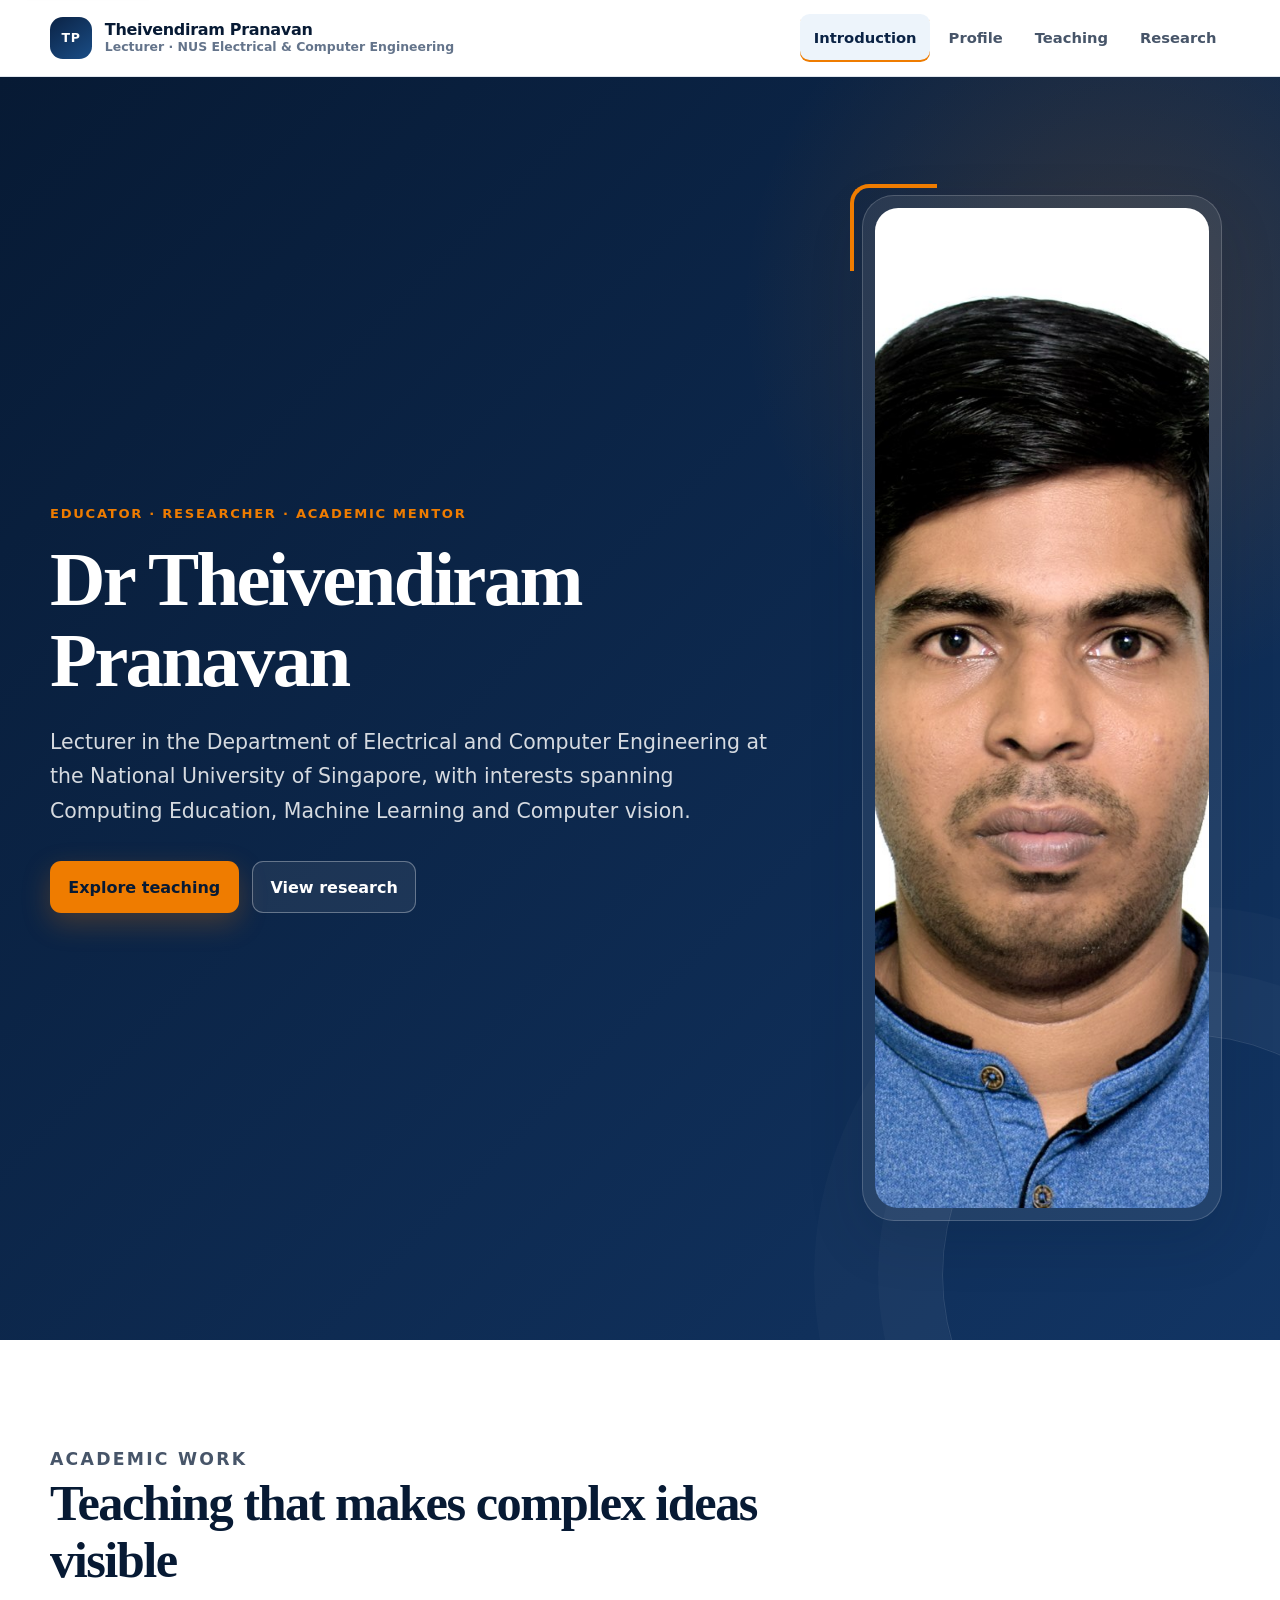
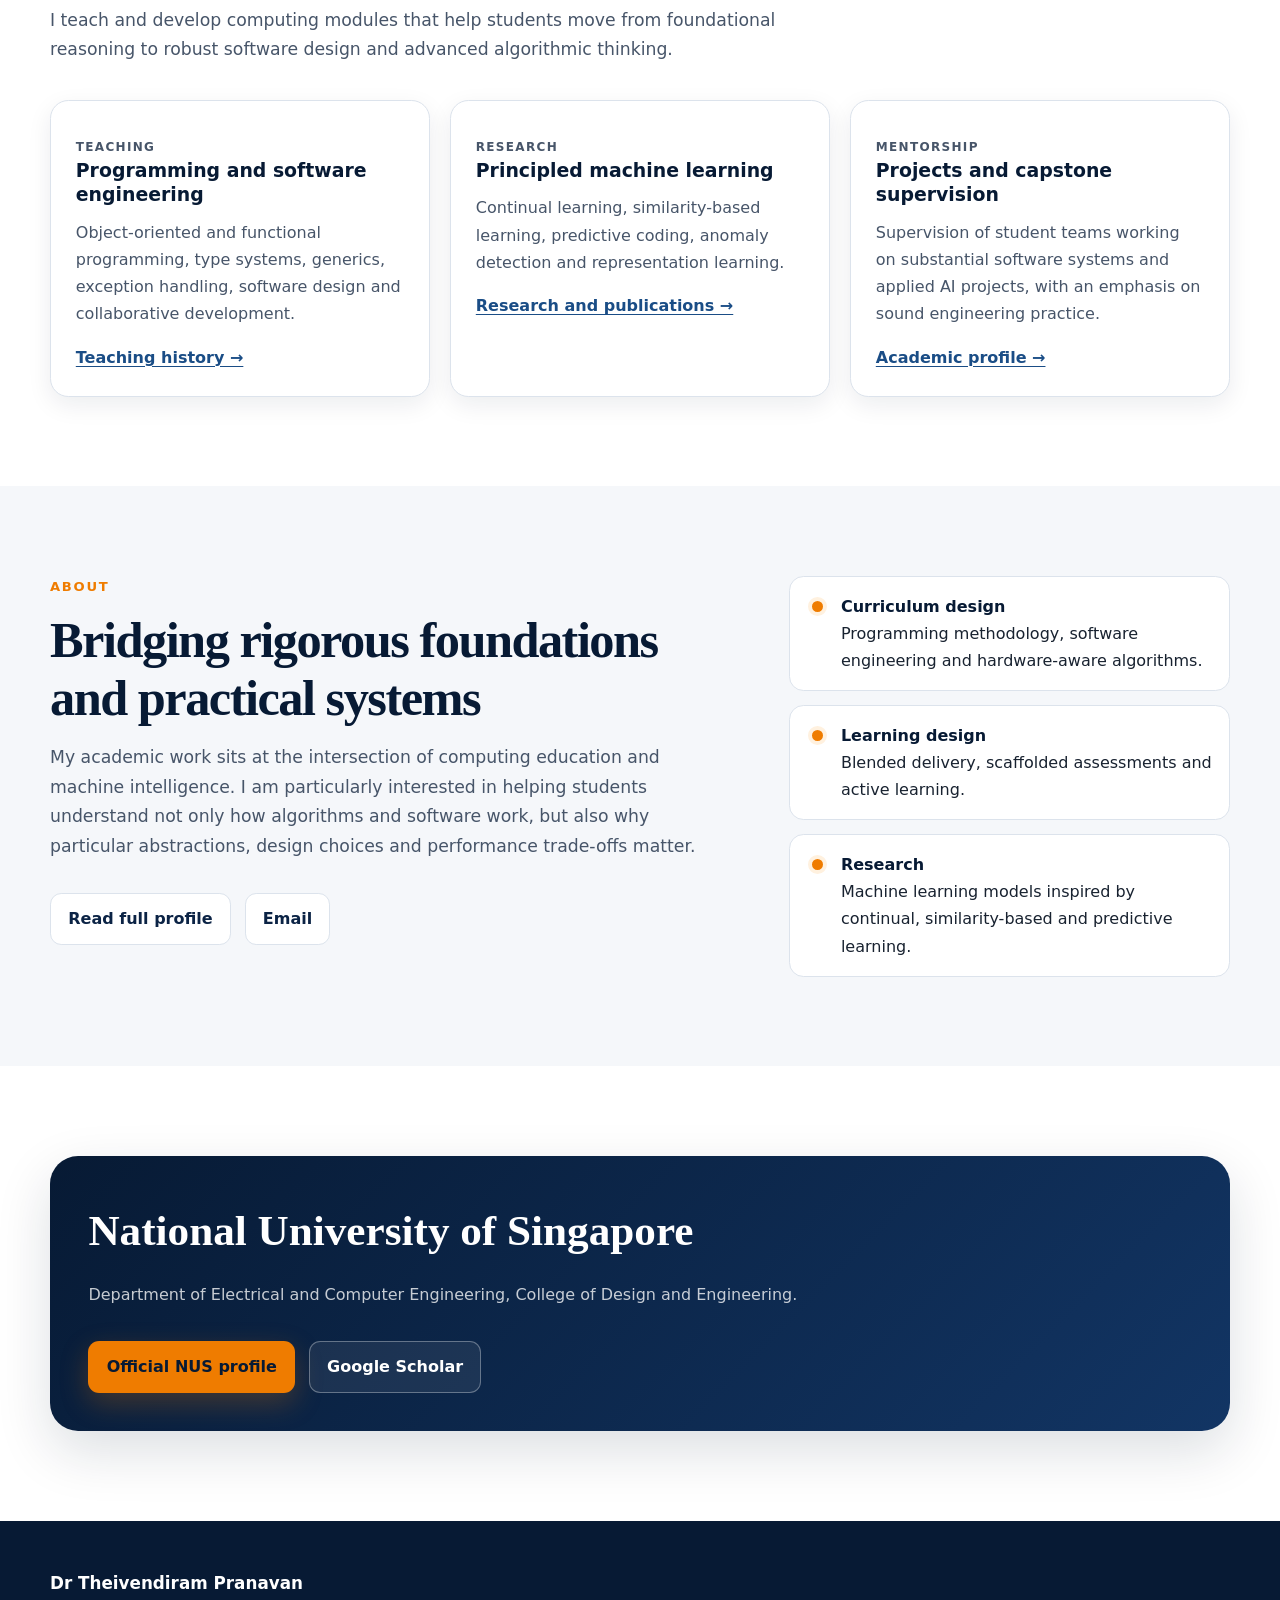
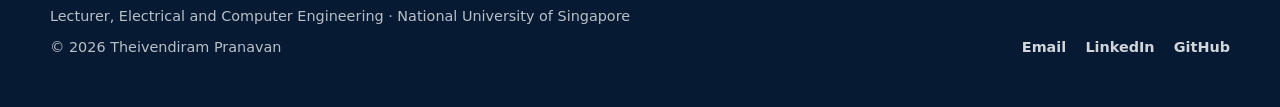
<file: index.html>
<!doctype html>
<html lang="en">
<head>
  <meta charset="utf-8">
  <meta name="viewport" content="width=device-width, initial-scale=1">
  <meta name="description" content="Academic website of Dr Theivendiram Pranavan, Lecturer in Electrical and Computer Engineering at the National University of Singapore.">
  <title>Dr Theivendiram Pranavan | NUS ECE</title>
  <link rel="stylesheet" href="assets/css/style.css">
  <script src="assets/js/site.js" defer></script>
</head>
<body>
  <a class="skip-link" href="#main-content">Skip to content</a>
  <header class="site-header">
    <div class="container header-inner">
      <a class="brand" href="index.html" aria-label="Theivendiram Pranavan home">
        <span class="brand-mark">TP</span>
        <span class="brand-text">
          <span class="brand-name">Theivendiram Pranavan</span>
          <span class="brand-role">Lecturer · NUS Electrical &amp; Computer Engineering</span>
        </span>
      </a>
      <button class="menu-button" type="button" data-menu-button aria-expanded="false" aria-controls="site-navigation">Menu</button>
      <nav class="site-nav" id="site-navigation" data-navigation aria-label="Primary navigation">
        <ul>
          <li><a href="index.html" aria-current="page">Introduction</a></li>
          <li><a href="profile.html">Profile</a></li>
          <li><a href="teaching.html">Teaching</a></li>
          <li><a href="research.html">Research</a></li>
        </ul>
      </nav>
    </div>
  </header>

  <main id="main-content">
    <section class="hero">
      <div class="container hero-grid">
        <div class="hero-copy">
          <p class="eyebrow">Educator · Researcher · Academic Mentor</p>
          <h1>Dr Theivendiram Pranavan</h1>
          <p class="hero-lead">Lecturer in the Department of Electrical and Computer Engineering at the National University of Singapore, with interests spanning Computing Education, Machine Learning and Computer vision.</p>
          <div class="hero-actions">
            <a class="button button-primary" href="teaching.html">Explore teaching</a>
            <a class="button button-secondary" href="research.html">View research</a>
          </div>
        </div>
        <figure class="profile-frame">
          <img src="assets/images/profile.jpg" alt="Portrait of Dr Theivendiram Pranavan" width="1000" height="1000">
        </figure>
      </div>
    </section>

    <section class="section">
      <div class="container">
        <div class="section-heading">
          <p class="eyebrow">Academic work</p>
          <h2>Teaching that makes complex ideas visible</h2>
          <p>I teach and develop computing modules that help students move from foundational reasoning to robust software design and advanced algorithmic thinking.</p>
        </div>
        <div class="card-grid">
          <article class="card">
            <p class="card-kicker">Teaching</p>
            <h3>Programming and software engineering</h3>
            <p>Object-oriented and functional programming, type systems, generics, exception handling, software design and collaborative development.</p>
            <a class="card-link" href="teaching.html">Teaching history →</a>
          </article>
          <article class="card">
            <p class="card-kicker">Research</p>
            <h3>Principled machine learning</h3>
            <p>Continual learning, similarity-based learning, predictive coding, anomaly detection and representation learning.</p>
            <a class="card-link" href="research.html">Research and publications →</a>
          </article>
          <article class="card">
            <p class="card-kicker">Mentorship</p>
            <h3>Projects and capstone supervision</h3>
            <p>Supervision of student teams working on substantial software systems and applied AI projects, with an emphasis on sound engineering practice.</p>
            <a class="card-link" href="profile.html">Academic profile →</a>
          </article>
        </div>
      </div>
    </section>

    <section class="section section-soft">
      <div class="container split-layout">
        <div>
          <p class="eyebrow">About</p>
          <h2 class="content-heading">Bridging rigorous foundations and practical systems</h2>
          <p class="lead">My academic work sits at the intersection of computing education and machine intelligence. I am particularly interested in helping students understand not only how algorithms and software work, but also why particular abstractions, design choices and performance trade-offs matter.</p>
          <div class="button-row">
            <a class="button button-outline" href="profile.html">Read full profile</a>
            <a class="button button-outline" href="mailto:pranat@nus.edu.sg">Email</a>
          </div>
        </div>
        <ul class="focus-list" aria-label="Current focus areas">
          <li><strong>Curriculum design</strong>Programming methodology, software engineering and hardware-aware algorithms.</li>
          <li><strong>Learning design</strong>Blended delivery, scaffolded assessments and active learning.</li>
          <li><strong>Research</strong>Machine learning models inspired by continual, similarity-based and predictive learning.</li>
        </ul>
      </div>
    </section>

    <section class="section">
      <div class="container callout">
        <h2>National University of Singapore</h2>
        <p>Department of Electrical and Computer Engineering, College of Design and Engineering.</p>
        <div class="button-row">
          <a class="button button-primary" href="https://cde.nus.edu.sg/ece/staff/theivendiram-pranavan/" target="_blank" rel="noopener">Official NUS profile</a>
          <a class="button button-secondary" href="https://scholar.google.com/citations?hl=en&amp;user=WfIEGTgAAAAJ" target="_blank" rel="noopener">Google Scholar</a>
        </div>
      </div>
    </section>
  </main>

  <footer class="site-footer">
    <div class="container footer-grid">
      <div>
        <strong>Dr Theivendiram Pranavan</strong>
        <p>Lecturer, Electrical and Computer Engineering · National University of Singapore</p>
        <p>© <span data-current-year>2026</span> Theivendiram Pranavan</p>
      </div>
      <div class="footer-links">
        <a href="mailto:pranat@nus.edu.sg">Email</a>
        <a href="https://www.linkedin.com/in/pranavant/" target="_blank" rel="noopener">LinkedIn</a>
        <a href="https://github.com/Pranavan135" target="_blank" rel="noopener">GitHub</a>
      </div>
    </div>
  </footer>
</body>
</html>
</file>
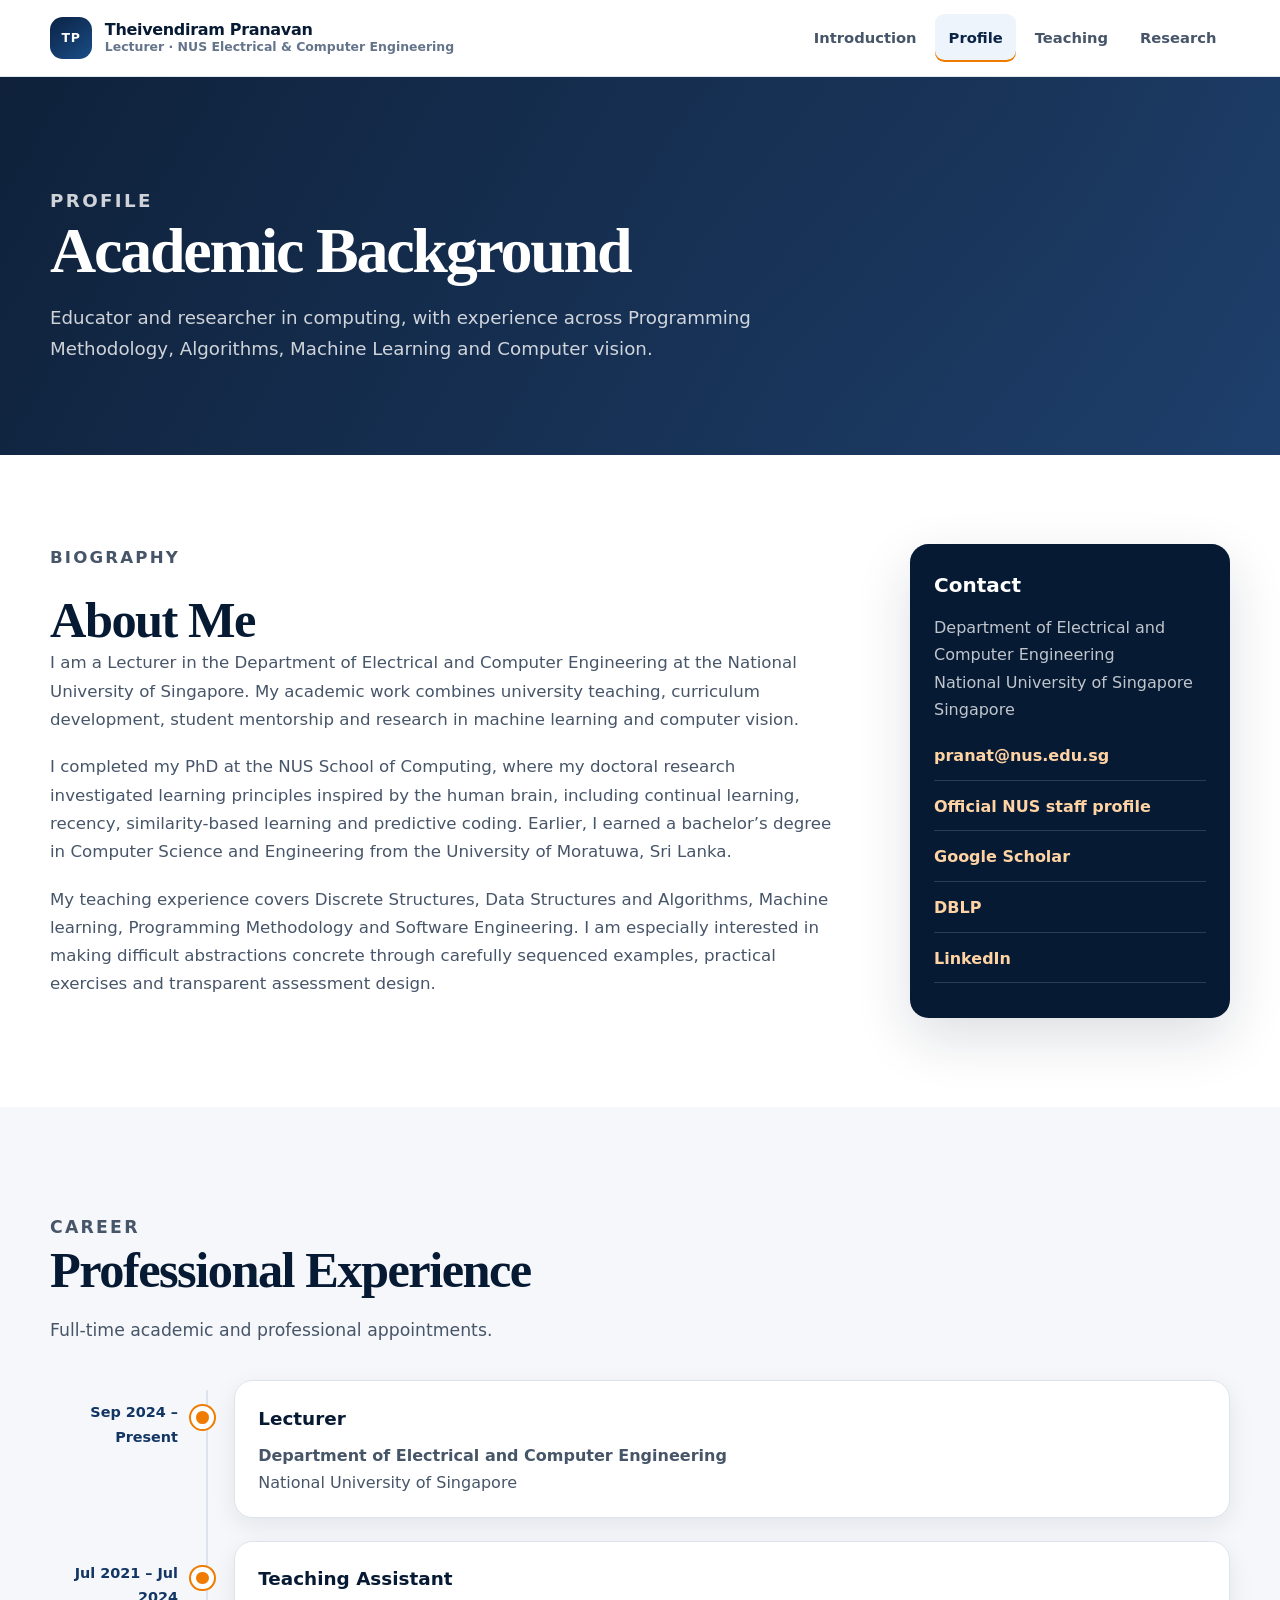
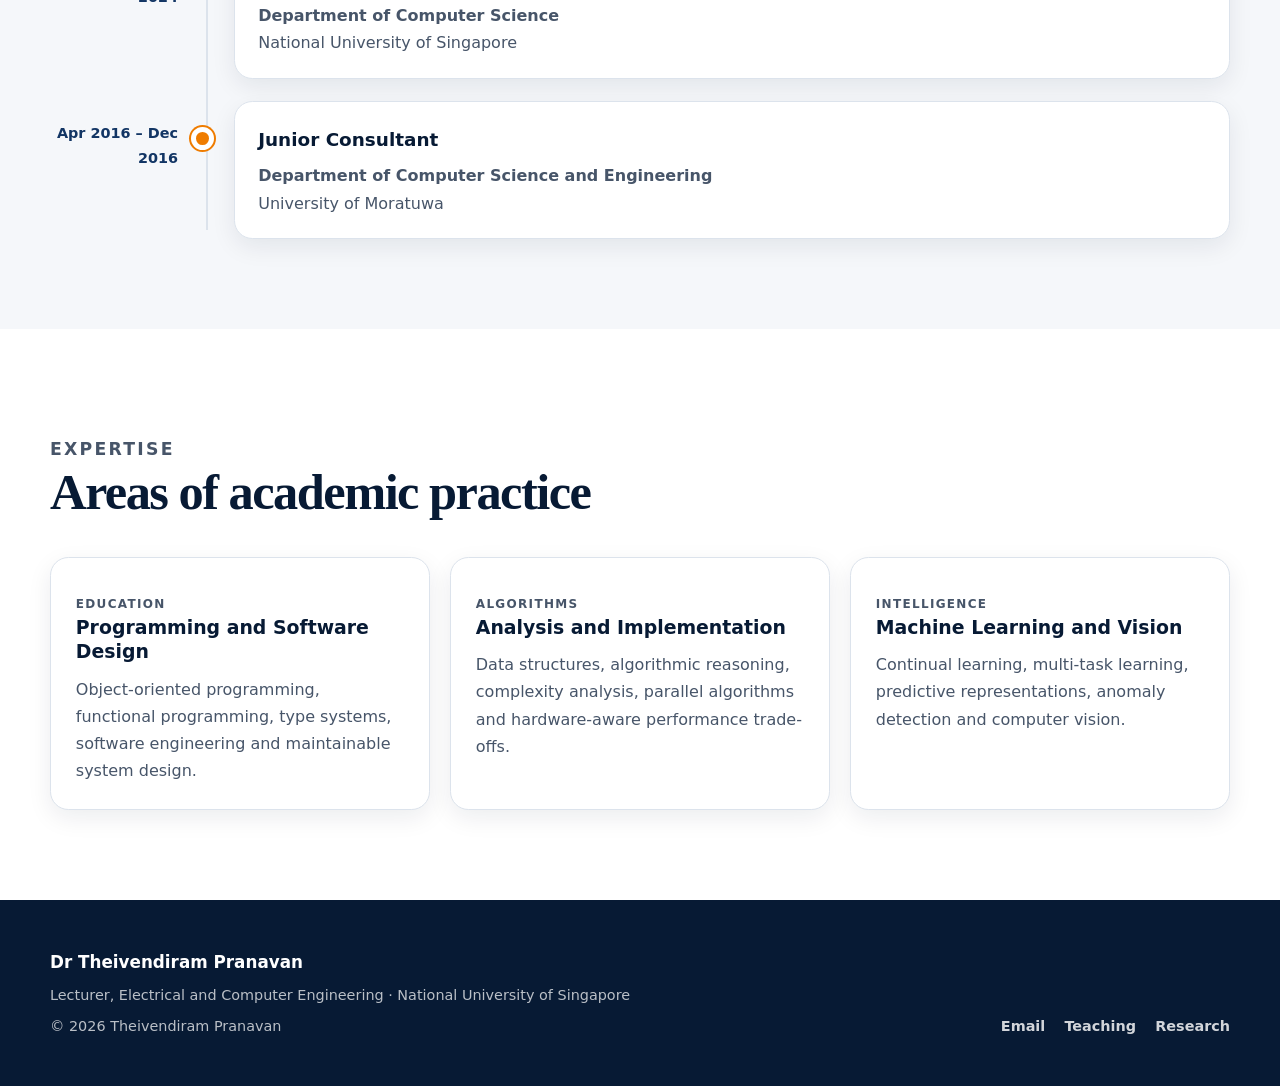
<file: profile.html>
<!doctype html>
<html lang="en">
<head>
  <meta charset="utf-8">
  <meta name="viewport" content="width=device-width, initial-scale=1">
  <meta name="description" content="Profile, education and academic interests of Dr Theivendiram Pranavan, Lecturer at NUS ECE.">
  <title>Profile | Dr Theivendiram Pranavan</title>
  <link rel="stylesheet" href="assets/css/style.css">
  <script src="assets/js/site.js" defer></script>
</head>
<body>
<a class="skip-link" href="#main-content">Skip to content</a>
<header class="site-header">
  <div class="container header-inner">
    <a class="brand" href="index.html" aria-label="Theivendiram Pranavan home">
      <span class="brand-mark">TP</span>
      <span class="brand-text"><span class="brand-name">Theivendiram Pranavan</span><span class="brand-role">Lecturer · NUS Electrical &amp; Computer Engineering</span></span>
    </a>
    <button class="menu-button" type="button" data-menu-button aria-expanded="false" aria-controls="site-navigation">Menu</button>
    <nav class="site-nav" id="site-navigation" data-navigation aria-label="Primary navigation">
      <ul>
        <li><a href="index.html">Introduction</a></li>
        <li><a href="profile.html" aria-current="page">Profile</a></li>
        <li><a href="teaching.html">Teaching</a></li>
        <li><a href="research.html">Research</a></li>
      </ul>
    </nav>
  </div>
</header>
<main id="main-content">
  <section class="page-hero">
    <div class="container">
      <p class="eyebrow">Profile</p>
      <h1>Academic Background</h1>
      <p>Educator and researcher in computing, with experience across Programming Methodology, Algorithms, Machine
        Learning and Computer vision.</p>
    </div>
  </section>
  <section class="section">
    <div class="container profile-layout">
      <div class="prose">
        <p class="eyebrow">Biography</p>
        <h2 class="content-heading">About Me</h2>
        <p>I am a Lecturer in the Department of Electrical and Computer Engineering at the National University
          of Singapore. My academic work combines university teaching, curriculum development, student mentorship
          and research in machine learning and computer vision.</p>
        <p>I completed my PhD at the NUS School of Computing, where my doctoral research investigated learning
          principles inspired by the human brain, including continual learning, recency, similarity-based learning
          and predictive coding. Earlier, I earned a bachelor’s degree in Computer Science and Engineering from the University of Moratuwa, Sri Lanka.</p>
        <p>My teaching experience covers Discrete Structures, Data Structures and Algorithms, Machine learning,
          Programming Methodology and Software Engineering. I am especially interested in making difficult
          abstractions concrete through carefully sequenced examples, practical exercises and transparent assessment design.</p>
<!--        <div class="detail-grid" style="margin-top: 2.4rem;">-->
<!--          <article class="detail-block">-->
<!--            <h3>Current appointment</h3>-->
<!--            <p>Lecturer, Department of Electrical and Computer Engineering, College of Design and Engineering, NUS.</p>-->
<!--          </article>-->
<!--          <article class="detail-block">-->
<!--            <h3>Research areas</h3>-->
<!--            <p>Machine learning, Computer vision, Continual learning, Predictive Coding and Representation-->
<!--              Learning.</p>-->
<!--          </article>-->
<!--          <article class="detail-block">-->
<!--            <h3>Education</h3>-->
<!--            <p>PhD, Computer Science, National University of Singapore; BSc, Computer Science and Engineering, University of Moratuwa.</p>-->
<!--          </article>-->
<!--          <article class="detail-block">-->
<!--            <h3>Academic contribution</h3>-->
<!--            <p>Course design and coordination, project supervision, curriculum development and student mentoring.</p>-->
<!--          </article>-->
<!--        </div>-->
      </div>
      <aside class="sidebar-card" aria-label="Contact and academic links">
        <h2>Contact</h2>
        <p>Department of Electrical and Computer Engineering<br>National University of Singapore<br>Singapore</p>
        <ul class="link-list">
          <li><a href="mailto:pranat@nus.edu.sg">pranat@nus.edu.sg</a></li>
          <li><a href="https://cde.nus.edu.sg/ece/staff/theivendiram-pranavan/" target="_blank" rel="noopener">Official NUS staff profile</a></li>
          <li><a href="https://scholar.google.com/citations?hl=en&amp;user=WfIEGTgAAAAJ" target="_blank" rel="noopener">Google Scholar</a></li>
          <li><a href="https://dblp.org/pid/181/5237" target="_blank" rel="noopener">DBLP</a></li>
          <li><a href="https://www.linkedin.com/in/pranavant/" target="_blank" rel="noopener">LinkedIn</a></li>
        </ul>
      </aside>
    </div>
  </section>

  <section class="section section-soft" aria-labelledby="experience-heading">
    <div class="container">
      <div class="section-heading">
        <p class="eyebrow">Career</p>
        <h2 id="experience-heading">Professional Experience</h2>
        <p>Full-time academic and professional appointments.</p>
      </div>

      <div class="timeline">
        <article class="timeline-item">
          <div class="timeline-period">
            <time datetime="2024-09-02">Sep 2024</time> – Present
          </div>
          <div class="timeline-content">
            <h3>Lecturer</h3>
            <p><strong>Department of Electrical and Computer Engineering</strong><br>
              National University of Singapore</p>
          </div>
        </article>

        <article class="timeline-item">
          <div class="timeline-period">
            <time datetime="2021-07-15">Jul 2021</time> –
            <time datetime="2024-07-02">Jul 2024</time>
          </div>
          <div class="timeline-content">
            <h3>Teaching Assistant</h3>
            <p><strong>Department of Computer Science</strong><br>
              National University of Singapore</p>
          </div>
        </article>

        <article class="timeline-item">
          <div class="timeline-period">
            <time datetime="2016-04">Apr 2016</time> –
            <time datetime="2016-12">Dec 2016</time>
          </div>
          <div class="timeline-content">
            <h3>Junior Consultant</h3>
            <p><strong>Department of Computer Science and Engineering</strong><br>
              University of Moratuwa</p>
          </div>
        </article>
      </div>
    </div>
  </section>

  <section class="section">
    <div class="container">
      <div class="section-heading">
        <p class="eyebrow">Expertise</p>
        <h2>Areas of academic practice</h2>
      </div>
      <div class="card-grid">
        <article class="card"><p class="card-kicker">Education</p><h3>Programming and Software Design</h3><p>Object-oriented programming, functional programming, type systems, software engineering and maintainable system design.</p></article>
        <article class="card"><p class="card-kicker">Algorithms</p><h3>Analysis and Implementation</h3><p>Data structures, algorithmic reasoning, complexity analysis, parallel algorithms and hardware-aware performance trade-offs.</p></article>
        <article class="card"><p class="card-kicker">Intelligence</p><h3>Machine Learning and Vision</h3><p>Continual learning, multi-task learning, predictive representations, anomaly detection and computer vision.</p></article>
      </div>
    </div>
  </section>
</main>
<footer class="site-footer">
  <div class="container footer-grid">
    <div><strong>Dr Theivendiram Pranavan</strong><p>Lecturer, Electrical and Computer Engineering · National University of Singapore</p><p>© <span data-current-year>2026</span> Theivendiram Pranavan</p></div>
    <div class="footer-links"><a href="mailto:pranat@nus.edu.sg">Email</a><a href="teaching.html">Teaching</a><a href="research.html">Research</a></div>
  </div>
</footer>
</body>
</html>
</file>
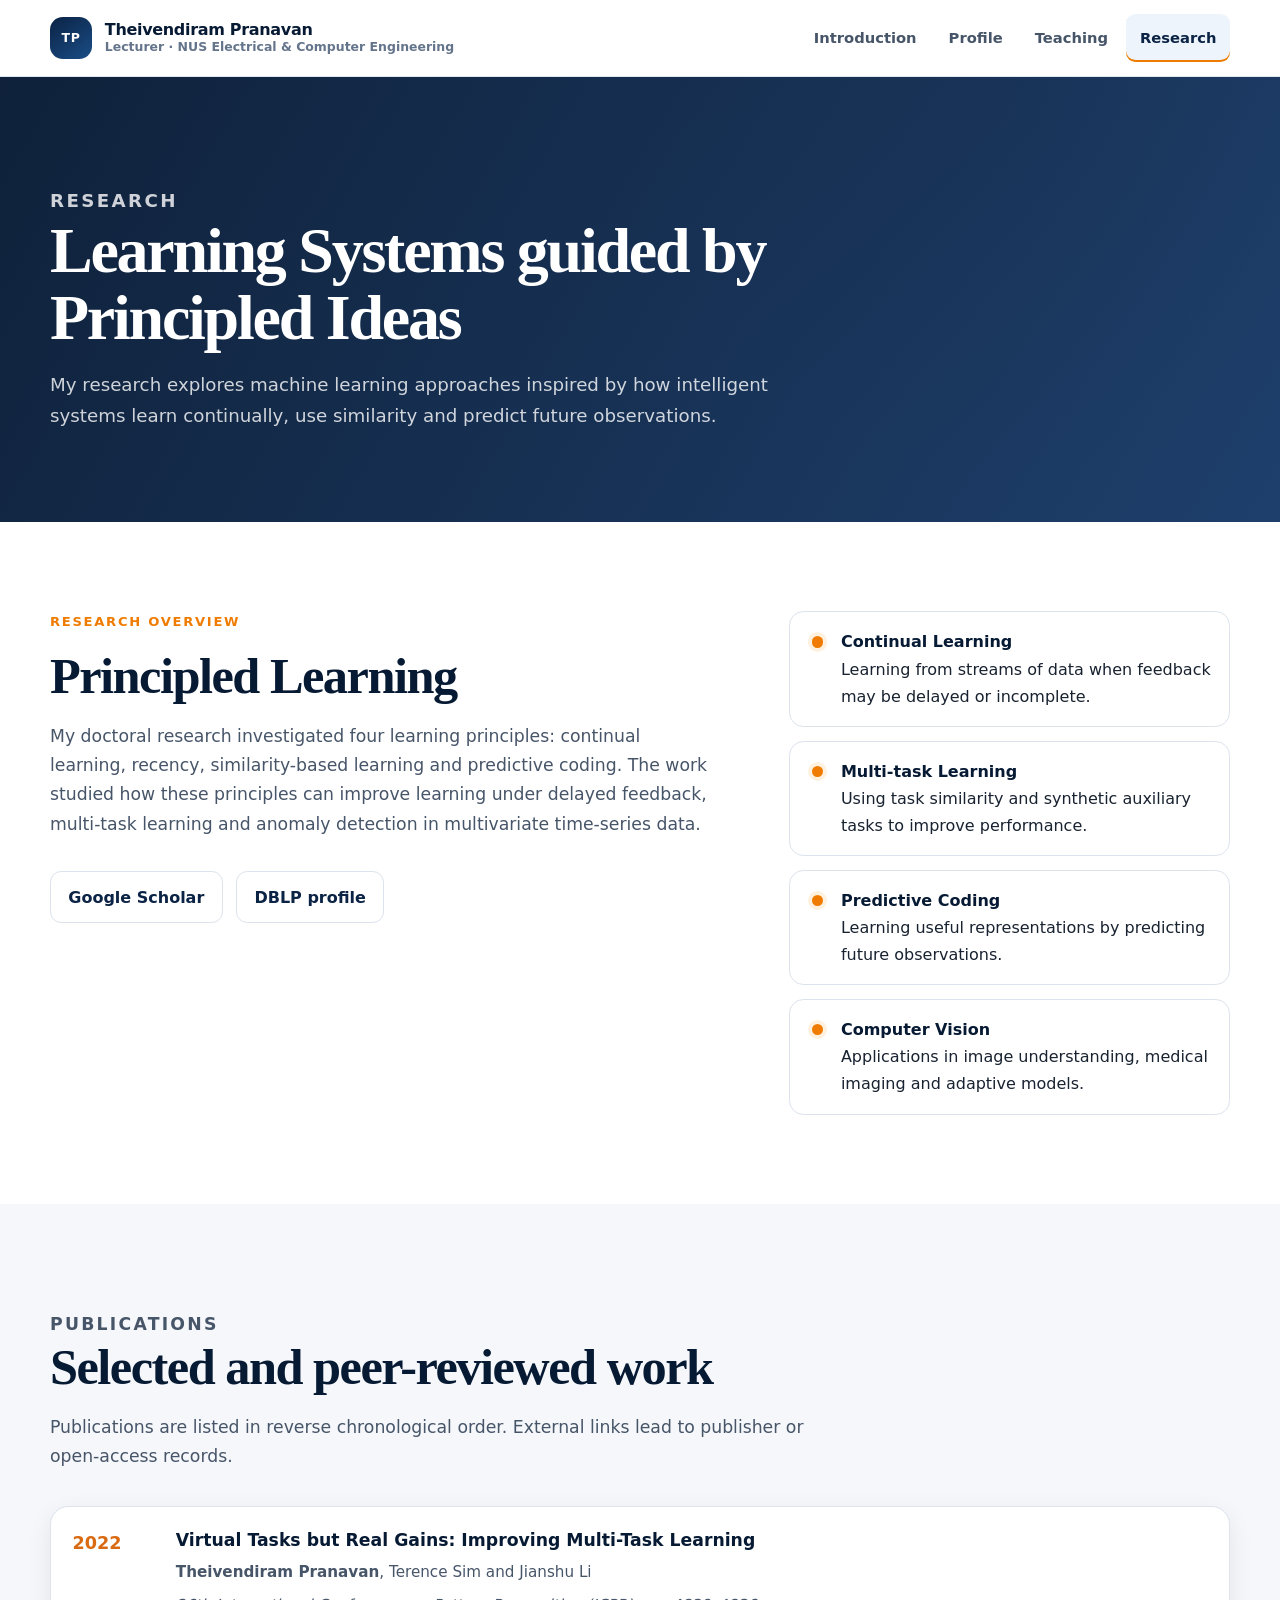
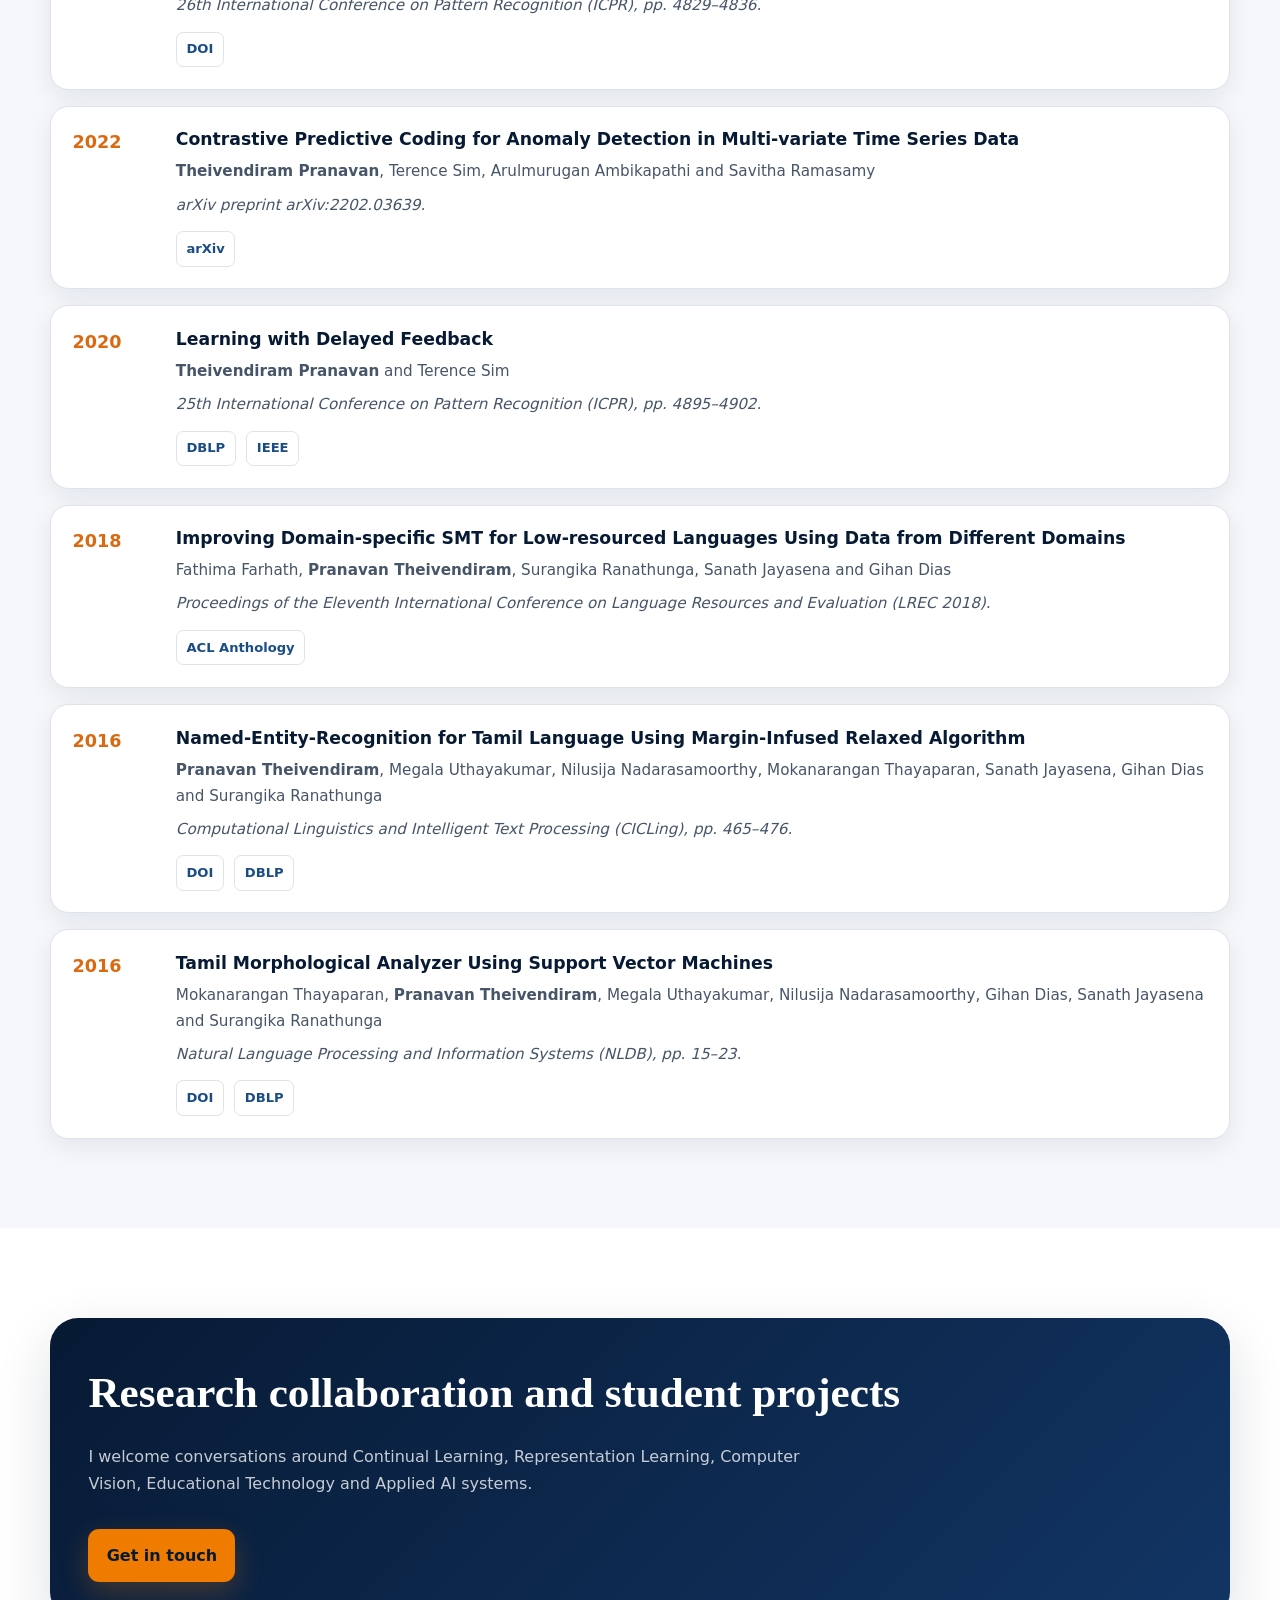
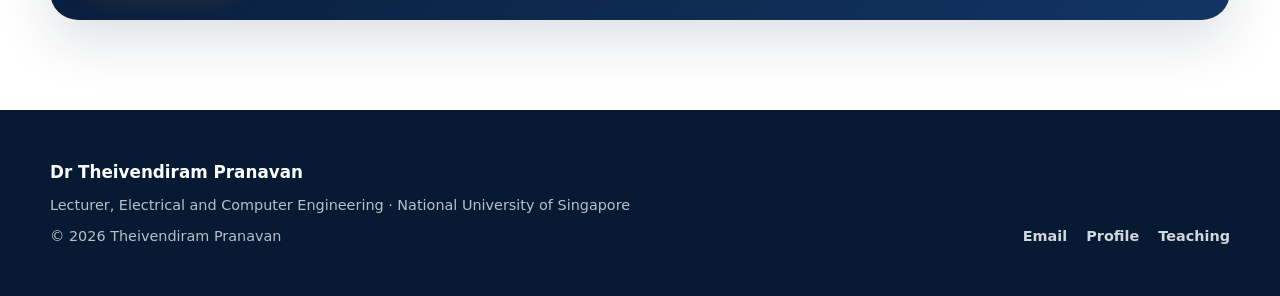
<file: research.html>
<!doctype html>
<html lang="en">
<head>
  <meta charset="utf-8">
  <meta name="viewport" content="width=device-width, initial-scale=1">
  <meta name="description" content="Research interests and publications of Dr Theivendiram Pranavan in machine learning, computer vision and natural language processing.">
  <title>Research | Dr Theivendiram Pranavan</title>
  <link rel="stylesheet" href="assets/css/style.css">
  <script src="assets/js/site.js" defer></script>
</head>
<body>
  <a class="skip-link" href="#main-content">Skip to content</a>
  <header class="site-header">
    <div class="container header-inner">
      <a class="brand" href="index.html" aria-label="Theivendiram Pranavan home"><span class="brand-mark">TP</span><span class="brand-text"><span class="brand-name">Theivendiram Pranavan</span><span class="brand-role">Lecturer · NUS Electrical &amp; Computer Engineering</span></span></a>
      <button class="menu-button" type="button" data-menu-button aria-expanded="false" aria-controls="site-navigation">Menu</button>
      <nav class="site-nav" id="site-navigation" data-navigation aria-label="Primary navigation">
        <ul><li><a href="index.html">Introduction</a></li><li><a href="profile.html">Profile</a></li><li><a href="teaching.html">Teaching</a></li><li><a href="research.html" aria-current="page">Research</a></li></ul>
      </nav>
    </div>
  </header>

  <main id="main-content">
    <section class="page-hero">
      <div class="container">
        <p class="eyebrow">Research</p>
        <h1>Learning Systems guided by Principled Ideas</h1>
        <p>My research explores machine learning approaches inspired by how intelligent systems learn continually, use similarity and predict future observations.</p>
      </div>
    </section>

    <section class="section">
      <div class="container split-layout">
        <div>
          <p class="eyebrow">Research overview</p>
          <h2 class="content-heading">Principled Learning</h2>
          <p class="lead">My doctoral research investigated four learning principles: continual learning, recency, similarity-based learning and predictive coding. The work studied how these principles can improve learning under delayed feedback, multi-task learning and anomaly detection in multivariate time-series data.</p>
          <div class="button-row">
            <a class="button button-outline" href="https://scholar.google.com/citations?hl=en&amp;user=WfIEGTgAAAAJ" target="_blank" rel="noopener">Google Scholar</a>
            <a class="button button-outline" href="https://dblp.org/pid/181/5237" target="_blank" rel="noopener">DBLP profile</a>
          </div>
        </div>
        <ul class="focus-list">
          <li><strong>Continual Learning</strong>Learning from streams of data when feedback may be delayed or incomplete.</li>
          <li><strong>Multi-task Learning</strong>Using task similarity and synthetic auxiliary tasks to improve performance.</li>
          <li><strong>Predictive Coding</strong>Learning useful representations by predicting future observations.</li>
          <li><strong>Computer Vision</strong>Applications in image understanding, medical imaging and adaptive models.</li>
        </ul>
      </div>
    </section>

    <section class="section section-soft">
      <div class="container">
        <div class="section-heading">
          <p class="eyebrow">Publications</p>
          <h2>Selected and peer-reviewed work</h2>
          <p>Publications are listed in reverse chronological order. External links lead to publisher or open-access records.</p>
        </div>

        <div class="publication-list">
          <article class="publication">
            <div class="publication-year">2022</div>
            <div>
              <h3>Virtual Tasks but Real Gains: Improving Multi-Task Learning</h3>
              <p class="authors"><strong>Theivendiram Pranavan</strong>, Terence Sim and Jianshu Li</p>
              <p class="venue">26th International Conference on Pattern Recognition (ICPR), pp. 4829–4836.</p>
              <div class="publication-links"><a href="https://doi.org/10.1109/ICPR56361.2022.9956353" target="_blank" rel="noopener">DOI</a></div>
            </div>
          </article>

          <article class="publication">
            <div class="publication-year">2022</div>
            <div>
              <h3>Contrastive Predictive Coding for Anomaly Detection in Multi-variate Time Series Data</h3>
              <p class="authors"><strong>Theivendiram Pranavan</strong>, Terence Sim, Arulmurugan Ambikapathi and Savitha Ramasamy</p>
              <p class="venue">arXiv preprint arXiv:2202.03639.</p>
              <div class="publication-links"><a href="https://arxiv.org/abs/2202.03639" target="_blank" rel="noopener">arXiv</a></div>
            </div>
          </article>

          <article class="publication">
            <div class="publication-year">2020</div>
            <div>
              <h3>Learning with Delayed Feedback</h3>
              <p class="authors"><strong>Theivendiram Pranavan</strong> and Terence Sim</p>
              <p class="venue">25th International Conference on Pattern Recognition (ICPR), pp. 4895–4902.</p>
              <div class="publication-links"><a href="https://dblp.org/rec/conf/icpr/PranavanS20" target="_blank" rel="noopener">DBLP</a><a href="https://ieeexplore.ieee.org/document/9411917" target="_blank" rel="noopener">IEEE</a></div>
            </div>
          </article>

          <article class="publication">
            <div class="publication-year">2018</div>
            <div>
              <h3>Improving Domain-specific SMT for Low-resourced Languages Using Data from Different Domains</h3>
              <p class="authors">Fathima Farhath, <strong>Pranavan Theivendiram</strong>, Surangika Ranathunga, Sanath Jayasena and Gihan Dias</p>
              <p class="venue">Proceedings of the Eleventh International Conference on Language Resources and Evaluation (LREC 2018).</p>
              <div class="publication-links"><a href="https://aclanthology.org/L18-1598/" target="_blank" rel="noopener">ACL Anthology</a></div>
            </div>
          </article>

          <article class="publication">
            <div class="publication-year">2016</div>
            <div>
              <h3>Named-Entity-Recognition for Tamil Language Using Margin-Infused Relaxed Algorithm</h3>
              <p class="authors"><strong>Pranavan Theivendiram</strong>, Megala Uthayakumar, Nilusija Nadarasamoorthy, Mokanarangan Thayaparan, Sanath Jayasena, Gihan Dias and Surangika Ranathunga</p>
              <p class="venue">Computational Linguistics and Intelligent Text Processing (CICLing), pp. 465–476.</p>
              <div class="publication-links"><a href="https://doi.org/10.1007/978-3-319-75477-2_33" target="_blank" rel="noopener">DOI</a><a href="https://dblp.org/rec/conf/cicling/TheivendiramUNT16" target="_blank" rel="noopener">DBLP</a></div>
            </div>
          </article>

          <article class="publication">
            <div class="publication-year">2016</div>
            <div>
              <h3>Tamil Morphological Analyzer Using Support Vector Machines</h3>
              <p class="authors">Mokanarangan Thayaparan, <strong>Pranavan Theivendiram</strong>, Megala Uthayakumar, Nilusija Nadarasamoorthy, Gihan Dias, Sanath Jayasena and Surangika Ranathunga</p>
              <p class="venue">Natural Language Processing and Information Systems (NLDB), pp. 15–23.</p>
              <div class="publication-links"><a href="https://doi.org/10.1007/978-3-319-41754-7_2" target="_blank" rel="noopener">DOI</a><a href="https://dblp.org/rec/conf/nldb/MokanaranganPMN16" target="_blank" rel="noopener">DBLP</a></div>
            </div>
          </article>
        </div>
      </div>
    </section>

    <section class="section">
      <div class="container callout">
        <h2>Research collaboration and student projects</h2>
        <p>I welcome conversations around Continual Learning, Representation Learning, Computer Vision, Educational Technology and Applied AI systems.</p>
        <div class="button-row"><a class="button button-primary" href="mailto:pranat@nus.edu.sg">Get in touch</a></div>
      </div>
    </section>
  </main>

  <footer class="site-footer">
    <div class="container footer-grid">
      <div><strong>Dr Theivendiram Pranavan</strong><p>Lecturer, Electrical and Computer Engineering · National University of Singapore</p><p>© <span data-current-year>2026</span> Theivendiram Pranavan</p></div>
      <div class="footer-links"><a href="mailto:pranat@nus.edu.sg">Email</a><a href="profile.html">Profile</a><a href="teaching.html">Teaching</a></div>
    </div>
  </footer>
</body>
</html>
</file>
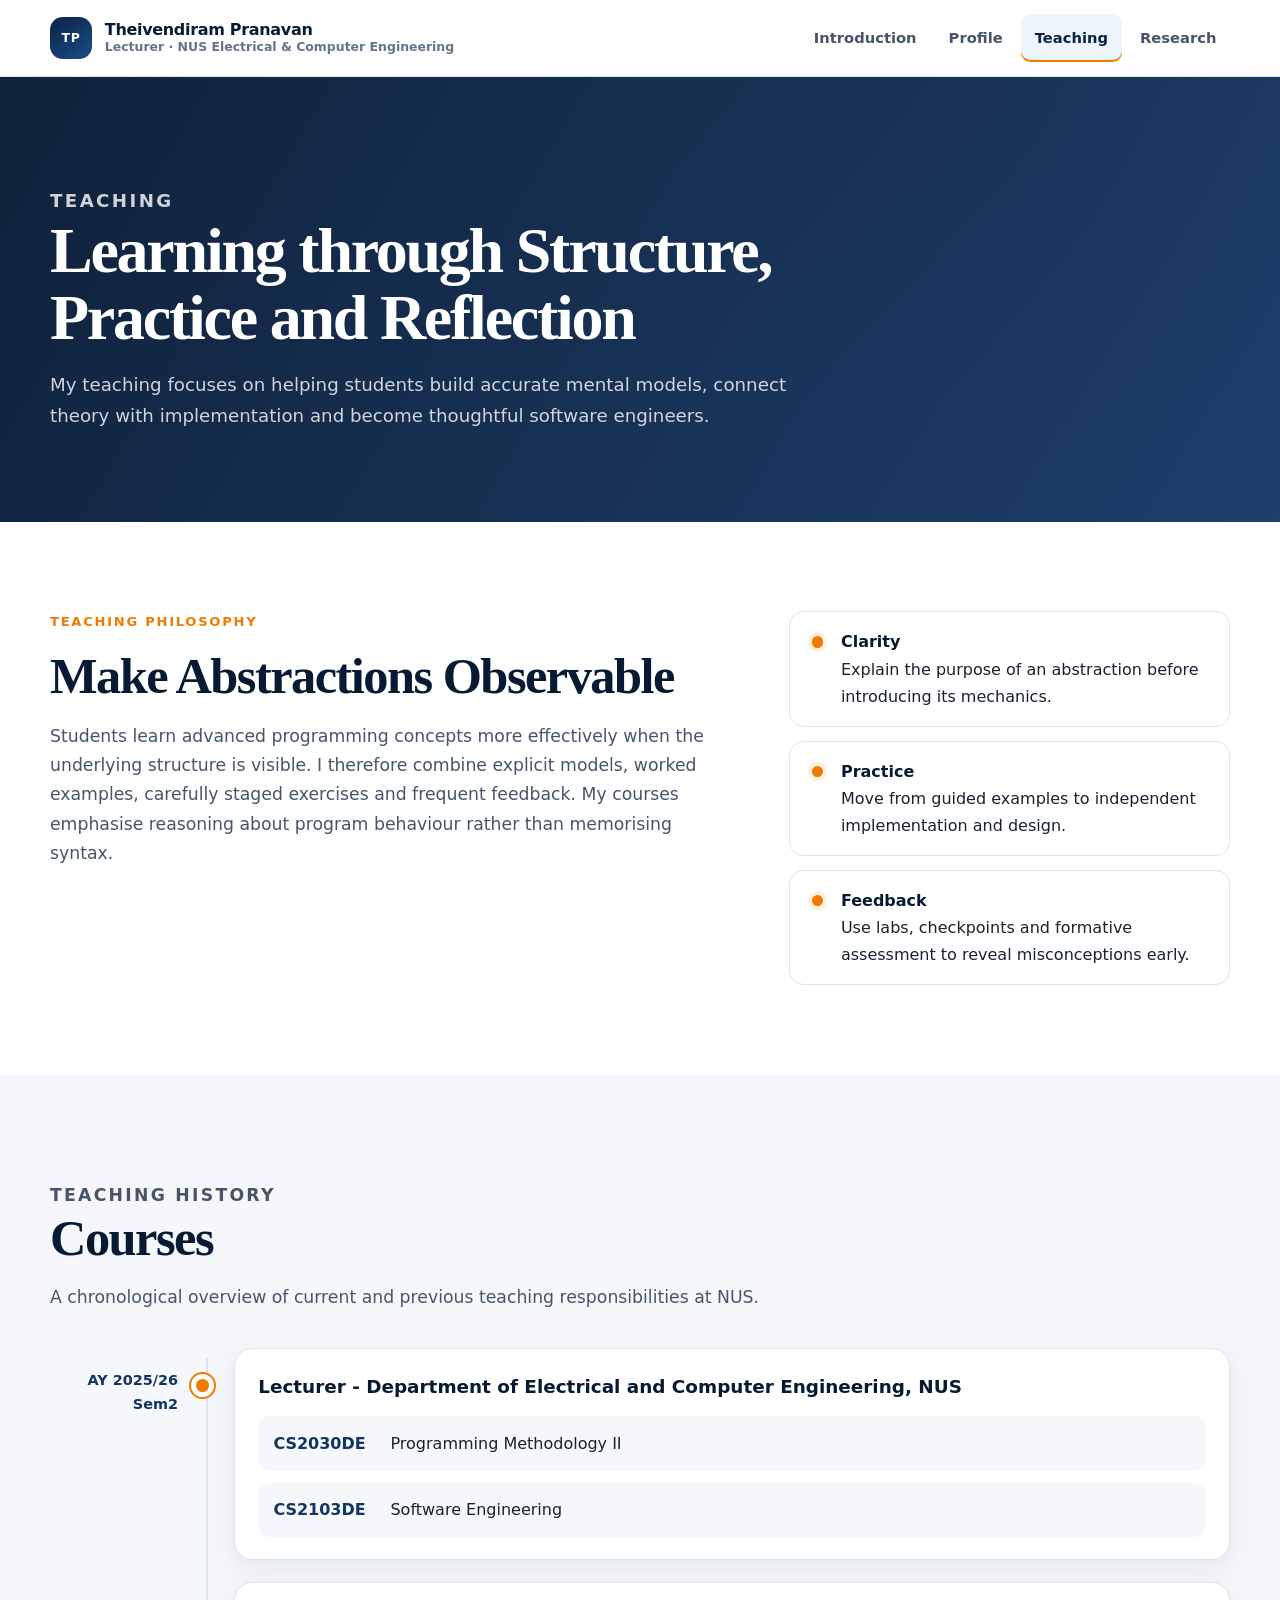
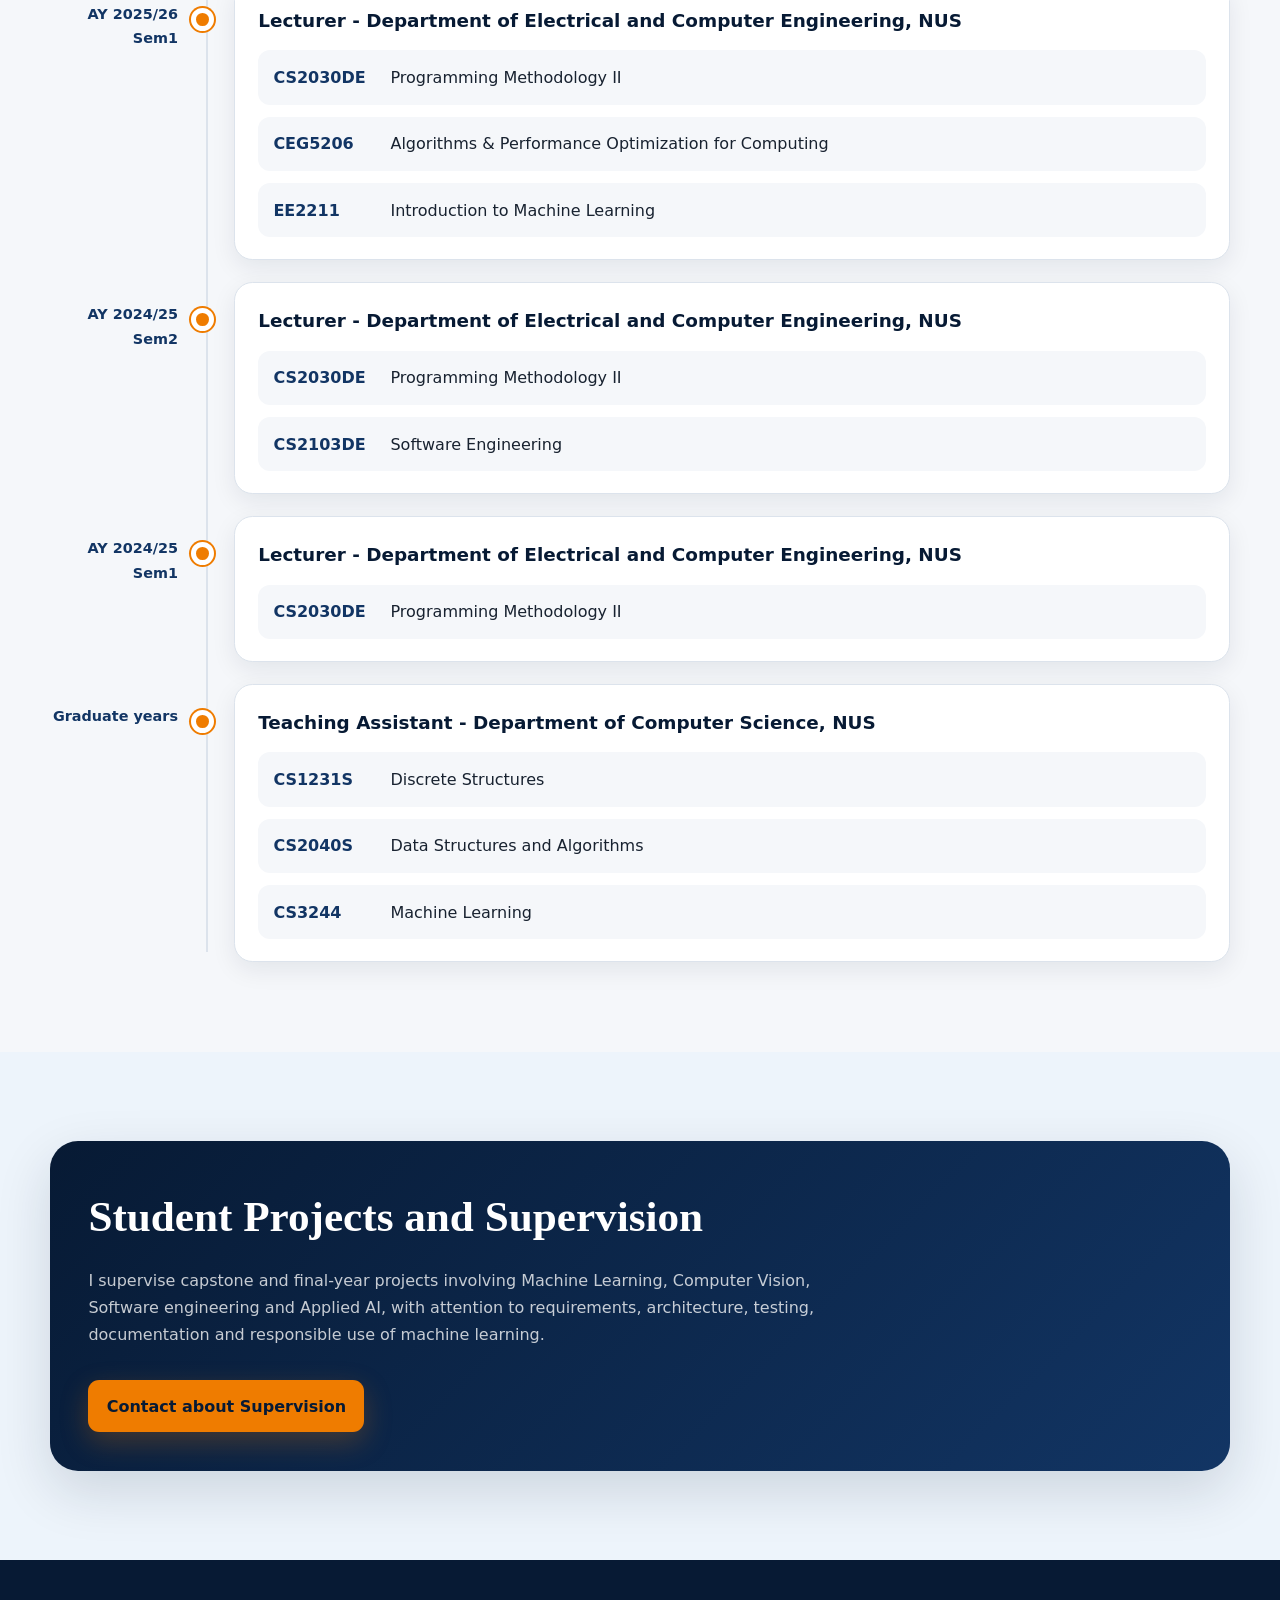
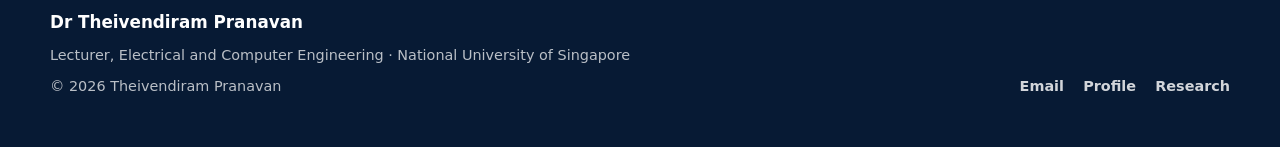
<file: teaching.html>
<!doctype html>
<html lang="en">
<head>
  <meta charset="utf-8">
  <meta name="viewport" content="width=device-width, initial-scale=1">
  <meta name="description" content="Teaching philosophy, modules and supervision history of Dr Theivendiram Pranavan at NUS.">
  <title>Teaching | Dr Theivendiram Pranavan</title>
  <link rel="stylesheet" href="assets/css/style.css">
  <script src="assets/js/site.js" defer></script>
</head>
<body>
  <a class="skip-link" href="#main-content">Skip to content</a>
  <header class="site-header">
    <div class="container header-inner">
      <a class="brand" href="index.html" aria-label="Theivendiram Pranavan home"><span class="brand-mark">TP</span><span class="brand-text"><span class="brand-name">Theivendiram Pranavan</span><span class="brand-role">Lecturer · NUS Electrical &amp; Computer Engineering</span></span></a>
      <button class="menu-button" type="button" data-menu-button aria-expanded="false" aria-controls="site-navigation">Menu</button>
      <nav class="site-nav" id="site-navigation" data-navigation aria-label="Primary navigation">
        <ul><li><a href="index.html">Introduction</a></li><li><a href="profile.html">Profile</a></li><li><a href="teaching.html" aria-current="page">Teaching</a></li><li><a href="research.html">Research</a></li></ul>
      </nav>
    </div>
  </header>

  <main id="main-content">
    <section class="page-hero">
      <div class="container">
        <p class="eyebrow">Teaching</p>
        <h1>Learning through Structure, Practice and Reflection</h1>
        <p>My teaching focuses on helping students build accurate mental models, connect theory with implementation and become thoughtful software engineers.</p>
      </div>
    </section>

    <section class="section">
      <div class="container split-layout">
        <div>
          <p class="eyebrow">Teaching philosophy</p>
          <h2 class="content-heading">Make Abstractions Observable</h2>
          <p class="lead">Students learn advanced programming concepts more effectively when the underlying structure is visible. I therefore combine explicit models, worked examples, carefully staged exercises and frequent feedback. My courses emphasise reasoning about program behaviour rather than memorising syntax.</p>
        </div>
        <ul class="focus-list">
          <li><strong>Clarity</strong>Explain the purpose of an abstraction before introducing its mechanics.</li>
          <li><strong>Practice</strong>Move from guided examples to independent implementation and design.</li>
          <li><strong>Feedback</strong>Use labs, checkpoints and formative assessment to reveal misconceptions early.</li>
        </ul>
      </div>
    </section>

    <section class="section section-soft">
      <div class="container">
        <div class="section-heading">
          <p class="eyebrow">Teaching history</p>
          <h2>Courses</h2>
          <p>A chronological overview of current and previous teaching responsibilities at NUS.</p>
        </div>

        <div class="timeline">
          <article class="timeline-item">
            <div class="timeline-period">AY 2025/26 Sem2</div>
            <div class="timeline-content">
              <h3>Lecturer - Department of Electrical and Computer Engineering, NUS</h3>
              <ul class="module-list">
                <li><span class="module-code">CS2030DE</span> Programming Methodology II</li>
                <li><span class="module-code">CS2103DE</span> Software Engineering</li>
              </ul>
            </div>
          </article>

          <article class="timeline-item">
            <div class="timeline-period">AY 2025/26 Sem1</div>
            <div class="timeline-content">
              <h3>Lecturer - Department of Electrical and Computer Engineering, NUS</h3>
              <ul class="module-list">
                <li><span class="module-code">CS2030DE</span> Programming Methodology II</li>
                <li><span class="module-code">CEG5206</span> Algorithms & Performance Optimization for Computing</li>
                <li><span class="module-code">EE2211</span> Introduction to Machine Learning</li>
              </ul>
            </div>
          </article>

          <article class="timeline-item">
            <div class="timeline-period">AY 2024/25 Sem2</div>
            <div class="timeline-content">
              <h3>Lecturer - Department of Electrical and Computer Engineering, NUS</h3>
              <ul class="module-list">
                <li><span class="module-code">CS2030DE</span> Programming Methodology II</li>
                <li><span class="module-code">CS2103DE</span> Software Engineering</li>
              </ul>
            </div>
          </article>

          <article class="timeline-item">
            <div class="timeline-period">AY 2024/25 Sem1</div>
            <div class="timeline-content">
              <h3>Lecturer - Department of Electrical and Computer Engineering, NUS</h3>
              <ul class="module-list">
                <li><span class="module-code">CS2030DE</span> Programming Methodology II</li>
              </ul>
<!--              <p>Topics included object-oriented programming, functional programming, closures, monads, type systems, generics and exception handling.</p>-->
            </div>
          </article>

          <article class="timeline-item">
            <div class="timeline-period">Graduate years</div>
            <div class="timeline-content">
              <h3>Teaching Assistant - Department of Computer Science, NUS</h3>
              <ul class="module-list">
                <li><span class="module-code">CS1231S</span> Discrete Structures</li>
                <li><span class="module-code">CS2040S</span> Data Structures and Algorithms</li>
                <li><span class="module-code">CS3244</span> Machine Learning</li>
              </ul>
<!--              <p>Supported undergraduate learning through tutorials, assessment, consultation and course delivery.</p>-->
            </div>
          </article>
        </div>
      </div>
    </section>

<!--    <section class="section">-->
<!--      <div class="container">-->
<!--        <div class="section-heading">-->
<!--          <p class="eyebrow">Course development</p>-->
<!--          <h2>Selected curriculum contributions</h2>-->
<!--        </div>-->
<!--        <div class="card-grid">-->
<!--          <article class="card"><p class="card-kicker">Programming</p><h3>Language and curriculum redesign</h3><p>Development of teaching sequences for object-oriented and functional programming, including a transition from Python-based foundations to more explicit Java abstractions.</p></article>-->
<!--          <article class="card"><p class="card-kicker">Assessment</p><h3>Practice-oriented learning</h3><p>Design of coding laboratories, tutorials and examination questions that assess reasoning, implementation quality and the transfer of concepts to unfamiliar problems.</p></article>-->
<!--          <article class="card"><p class="card-kicker">Advanced topics</p><h3>Algorithms and hardware constraints</h3><p>Development of material on complexity, parallel algorithms, prefix sums, sorting networks, pipelining and hardware-aware optimisation.</p></article>-->
<!--        </div>-->
<!--      </div>-->
<!--    </section>-->

    <section class="section section-blue">
      <div class="container callout">
        <h2>Student Projects and Supervision</h2>
        <p>I supervise capstone and final-year projects involving Machine Learning, Computer Vision, Software engineering and Applied AI, with attention to requirements, architecture, testing, documentation and responsible use of machine learning.</p>
        <div class="button-row"><a class="button button-primary" href="mailto:pranat@nus.edu.sg">Contact about Supervision</a></div>
      </div>
    </section>
  </main>

  <footer class="site-footer">
    <div class="container footer-grid">
      <div><strong>Dr Theivendiram Pranavan</strong><p>Lecturer, Electrical and Computer Engineering · National University of Singapore</p><p>© <span data-current-year>2026</span> Theivendiram Pranavan</p></div>
      <div class="footer-links"><a href="mailto:pranat@nus.edu.sg">Email</a><a href="profile.html">Profile</a><a href="research.html">Research</a></div>
    </div>
  </footer>
</body>
</html>
</file>
<file: assets/css/style.css>
:root {
  --navy-950: #071a34;
  --navy-900: #0b2345;
  --navy-800: #123564;
  --navy-700: #1a4d86;
  --orange-600: #d96a12;
  --orange-500: #ef7c00;
  --orange-100: #fff1df;
  --ink-900: #182230;
  --ink-700: #475569;
  --ink-500: #64748b;
  --line: #dce3ec;
  --surface: #ffffff;
  --surface-soft: #f5f7fa;
  --surface-blue: #edf4fb;
  --shadow-sm: 0 8px 24px rgba(7, 26, 52, 0.08);
  --shadow-lg: 0 20px 55px rgba(7, 26, 52, 0.14);
  --radius-sm: 0.75rem;
  --radius-md: 1.15rem;
  --radius-lg: 1.75rem;
  --max-width: 1180px;
}

* {
  box-sizing: border-box;
}

html {
  scroll-behavior: smooth;
}

body {
  margin: 0;
  background: var(--surface);
  color: var(--ink-900);
  font-family: Inter, ui-sans-serif, system-ui, -apple-system, BlinkMacSystemFont, "Segoe UI", sans-serif;
  font-size: 1rem;
  line-height: 1.7;
  text-rendering: optimizeLegibility;
}

img {
  display: block;
  max-width: 100%;
}

a {
  color: var(--navy-700);
  text-decoration-thickness: 0.08em;
  text-underline-offset: 0.18em;
}

a:hover {
  color: var(--orange-600);
}

button,
a {
  -webkit-tap-highlight-color: transparent;
}

:focus-visible {
  outline: 3px solid rgba(239, 124, 0, 0.55);
  outline-offset: 4px;
}

.skip-link {
  position: fixed;
  top: 0.75rem;
  left: 0.75rem;
  z-index: 1000;
  padding: 0.65rem 0.95rem;
  border-radius: 0.5rem;
  background: var(--surface);
  color: var(--navy-900);
  box-shadow: var(--shadow-sm);
  transform: translateY(-180%);
}

.skip-link:focus {
  transform: translateY(0);
}

.container {
  width: min(calc(100% - 2rem), var(--max-width));
  margin-inline: auto;
}

.site-header {
  position: sticky;
  top: 0;
  z-index: 100;
  border-bottom: 1px solid rgba(220, 227, 236, 0.85);
  background: rgba(255, 255, 255, 0.94);
  backdrop-filter: blur(14px);
}

.header-inner {
  min-height: 76px;
  display: flex;
  align-items: center;
  justify-content: space-between;
  gap: 2rem;
}

.brand {
  display: inline-flex;
  align-items: center;
  gap: 0.8rem;
  color: var(--navy-950);
  text-decoration: none;
}

.brand-mark {
  display: grid;
  width: 42px;
  height: 42px;
  place-items: center;
  border-radius: 0.8rem;
  background: linear-gradient(145deg, var(--navy-900), var(--navy-700));
  color: var(--surface);
  font-size: 0.78rem;
  font-weight: 800;
  letter-spacing: 0.06em;
}

.brand-text {
  display: grid;
  line-height: 1.16;
}

.brand-name {
  font-weight: 800;
  letter-spacing: -0.02em;
}

.brand-role {
  color: var(--ink-500);
  font-size: 0.78rem;
  font-weight: 600;
}

.menu-button {
  display: none;
  border: 1px solid var(--line);
  border-radius: 0.65rem;
  background: var(--surface);
  color: var(--navy-900);
  padding: 0.55rem 0.7rem;
  font: inherit;
  font-weight: 700;
}

.site-nav ul {
  display: flex;
  align-items: center;
  gap: 0.3rem;
  margin: 0;
  padding: 0;
  list-style: none;
}

.site-nav a {
  display: block;
  padding: 0.7rem 0.85rem;
  border-radius: 0.6rem;
  color: var(--ink-700);
  font-size: 0.92rem;
  font-weight: 700;
  text-decoration: none;
}

.site-nav a:hover,
.site-nav a[aria-current="page"] {
  background: var(--surface-blue);
  color: var(--navy-900);
}

.site-nav a[aria-current="page"] {
  box-shadow: inset 0 -2px 0 var(--orange-500);
}

.hero {
  position: relative;
  overflow: hidden;
  padding: clamp(4rem, 8vw, 7rem) 0;
  background:
    radial-gradient(circle at 88% 18%, rgba(239, 124, 0, 0.18), transparent 24rem),
    linear-gradient(135deg, var(--navy-950), var(--navy-800));
  color: var(--surface);
}

.hero::after {
  content: "";
  position: absolute;
  right: -9rem;
  bottom: -11rem;
  width: 30rem;
  height: 30rem;
  border: 1px solid rgba(255, 255, 255, 0.12);
  border-radius: 50%;
  box-shadow: 0 0 0 4rem rgba(255, 255, 255, 0.025), 0 0 0 8rem rgba(255, 255, 255, 0.02);
}

.hero-grid {
  position: relative;
  z-index: 1;
  display: grid;
  grid-template-columns: minmax(0, 1.45fr) minmax(280px, 0.75fr);
  align-items: center;
  gap: clamp(2.5rem, 6vw, 6rem);
}

.eyebrow {
  margin: 0 0 0.9rem;
  color: var(--orange-500);
  font-size: 0.82rem;
  font-weight: 800;
  letter-spacing: 0.13em;
  text-transform: uppercase;
}

.hero h1,
.page-hero h1 {
  margin: 0;
  font-family: Georgia, "Times New Roman", serif;
  font-weight: 700;
  letter-spacing: -0.035em;
  line-height: 1.05;
}

.hero h1 {
  max-width: 780px;
  font-size: clamp(2.7rem, 6vw, 5.25rem);
}

.hero-lead {
  max-width: 720px;
  margin: 1.45rem 0 0;
  color: rgba(255, 255, 255, 0.83);
  font-size: clamp(1.08rem, 2vw, 1.28rem);
}

.hero-actions,
.button-row {
  display: flex;
  flex-wrap: wrap;
  gap: 0.85rem;
  margin-top: 2rem;
}

.button {
  display: inline-flex;
  min-height: 46px;
  align-items: center;
  justify-content: center;
  gap: 0.45rem;
  padding: 0.72rem 1.08rem;
  border: 1px solid transparent;
  border-radius: 0.7rem;
  font-weight: 800;
  text-decoration: none;
  transition: transform 160ms ease, box-shadow 160ms ease, background 160ms ease;
}

.button:hover {
  transform: translateY(-2px);
}

.button-primary {
  background: var(--orange-500);
  color: var(--navy-950);
  box-shadow: 0 10px 28px rgba(239, 124, 0, 0.25);
}

.button-primary:hover {
  background: #ff9226;
  color: var(--navy-950);
}

.button-secondary {
  border-color: rgba(255, 255, 255, 0.32);
  background: rgba(255, 255, 255, 0.07);
  color: var(--surface);
}

.button-secondary:hover {
  background: rgba(255, 255, 255, 0.14);
  color: var(--surface);
}

.button-outline {
  border-color: var(--line);
  background: var(--surface);
  color: var(--navy-900);
}

.button-outline:hover {
  border-color: var(--navy-700);
  color: var(--navy-900);
  box-shadow: var(--shadow-sm);
}

.profile-frame {
  position: relative;
  justify-self: center;
  width: min(100%, 360px);
  padding: 0.75rem;
  border: 1px solid rgba(255, 255, 255, 0.18);
  border-radius: 2rem;
  background: rgba(255, 255, 255, 0.08);
  box-shadow: var(--shadow-lg);
}

.profile-frame::before {
  content: "";
  position: absolute;
  inset: -0.8rem auto auto -0.8rem;
  width: 5.2rem;
  height: 5.2rem;
  border-top: 4px solid var(--orange-500);
  border-left: 4px solid var(--orange-500);
  border-radius: 1.2rem 0 0 0;
}

.profile-frame img {
  width: 100%;
  aspect-ratio: 1;
  border-radius: 1.45rem;
  object-fit: cover;
  object-position: center top;
}

.section {
  padding: clamp(4rem, 7vw, 6.5rem) 0;
}

.section-soft {
  background: var(--surface-soft);
}

.section-blue {
  background: var(--surface-blue);
}

.section-heading {
  max-width: 760px;
  margin-bottom: 2.2rem;
}

.section-heading h2,
.content-heading {
  margin: 0;
  color: var(--navy-950);
  font-family: Georgia, "Times New Roman", serif;
  font-size: clamp(2rem, 4vw, 3.15rem);
  letter-spacing: -0.03em;
  line-height: 1.14;
}

.section-heading p,
.lead {
  margin: 1rem 0 0;
  color: var(--ink-700);
  font-size: 1.08rem;
}

.card-grid {
  display: grid;
  grid-template-columns: repeat(3, minmax(0, 1fr));
  gap: 1.25rem;
}

.card {
  height: 100%;
  padding: 1.55rem;
  border: 1px solid var(--line);
  border-radius: var(--radius-md);
  background: var(--surface);
  box-shadow: var(--shadow-sm);
}

.card-kicker {
  margin: 0 0 0.4rem;
  color: var(--orange-600);
  font-size: 0.75rem;
  font-weight: 850;
  letter-spacing: 0.11em;
  text-transform: uppercase;
}

.card h3 {
  margin: 0;
  color: var(--navy-950);
  font-size: 1.18rem;
  line-height: 1.3;
}

.card p {
  margin: 0.75rem 0 0;
  color: var(--ink-700);
}

.card-link {
  display: inline-block;
  margin-top: 1rem;
  font-weight: 800;
}

.split-layout {
  display: grid;
  grid-template-columns: minmax(0, 1.2fr) minmax(270px, 0.8fr);
  gap: clamp(2rem, 6vw, 5rem);
  align-items: start;
}

.focus-list,
.clean-list,
.link-list {
  margin: 0;
  padding: 0;
  list-style: none;
}

.focus-list {
  display: grid;
  gap: 0.85rem;
}

.focus-list li {
  position: relative;
  padding: 1rem 1rem 1rem 3.2rem;
  border: 1px solid var(--line);
  border-radius: 0.9rem;
  background: var(--surface);
}

.focus-list li::before {
  content: "";
  position: absolute;
  top: 1.25rem;
  left: 1.15rem;
  width: 0.7rem;
  height: 0.7rem;
  border: 4px solid var(--orange-100);
  border-radius: 50%;
  background: var(--orange-500);
}

.focus-list strong {
  display: block;
  color: var(--navy-950);
}

.page-hero {
  padding: clamp(3.6rem, 7vw, 6.2rem) 0;
  background:
    linear-gradient(120deg, rgba(7, 26, 52, 0.97), rgba(18, 53, 100, 0.95)),
    radial-gradient(circle at 80% 10%, rgba(239, 124, 0, 0.3), transparent 22rem);
  color: var(--surface);
}

.page-hero h1 {
  max-width: 850px;
  font-size: clamp(2.5rem, 5vw, 4.5rem);
}

.page-hero p {
  max-width: 760px;
  margin: 1.2rem 0 0;
  color: rgba(255, 255, 255, 0.8);
  font-size: 1.14rem;
}

.profile-layout {
  display: grid;
  grid-template-columns: minmax(0, 1fr) 320px;
  gap: clamp(2rem, 6vw, 5rem);
}

.prose p {
  margin: 0 0 1.2rem;
  color: var(--ink-700);
  font-size: 1.04rem;
}

.sidebar-card {
  position: sticky;
  top: 104px;
  padding: 1.5rem;
  border-radius: var(--radius-md);
  background: var(--navy-950);
  color: var(--surface);
  box-shadow: var(--shadow-lg);
}

.sidebar-card h2 {
  margin: 0;
  font-size: 1.25rem;
}

.sidebar-card p {
  margin: 0.75rem 0 0;
  color: rgba(255, 255, 255, 0.75);
}

.sidebar-card a {
  color: #ffd3a3;
}

.link-list {
  display: grid;
  gap: 0.75rem;
  margin-top: 1.2rem;
}

.link-list a {
  display: block;
  padding-bottom: 0.65rem;
  border-bottom: 1px solid rgba(255, 255, 255, 0.15);
  font-weight: 750;
  text-decoration: none;
}

.detail-grid {
  display: grid;
  grid-template-columns: repeat(2, minmax(0, 1fr));
  gap: 1.2rem;
}

.detail-block {
  padding: 1.4rem;
  border-left: 4px solid var(--orange-500);
  background: var(--surface-soft);
}

.detail-block h3 {
  margin: 0;
  color: var(--navy-950);
  font-size: 1.08rem;
}

.detail-block p {
  margin: 0.55rem 0 0;
  color: var(--ink-700);
}

.timeline {
  position: relative;
  display: grid;
  gap: 1.4rem;
  margin-top: 2rem;
}

.timeline::before {
  content: "";
  position: absolute;
  top: 0.6rem;
  bottom: 0.6rem;
  left: 9.75rem;
  width: 2px;
  background: var(--line);
}

.timeline-item {
  display: grid;
  grid-template-columns: 8rem minmax(0, 1fr);
  gap: 3.5rem;
  align-items: start;
}

.timeline-period {
  padding-top: 1.25rem;
  color: var(--navy-800);
  font-size: 0.9rem;
  font-weight: 850;
  text-align: right;
}

.timeline-content {
  position: relative;
  padding: 1.35rem 1.45rem;
  border: 1px solid var(--line);
  border-radius: var(--radius-md);
  background: var(--surface);
  box-shadow: var(--shadow-sm);
}

.timeline-content::before {
  content: "";
  position: absolute;
  top: 1.55rem;
  left: -2.75rem;
  width: 0.8rem;
  height: 0.8rem;
  border: 5px solid var(--surface);
  border-radius: 50%;
  background: var(--orange-500);
  box-shadow: 0 0 0 2px var(--orange-500);
}

.timeline-content h3 {
  margin: 0;
  color: var(--navy-950);
  font-size: 1.15rem;
}

.timeline-content p {
  margin: 0.45rem 0 0;
  color: var(--ink-700);
}

.module-list {
  display: grid;
  gap: 0.75rem;
  margin: 0.9rem 0 0;
  padding: 0;
  list-style: none;
}

.module-list li {
  padding: 0.85rem 0.95rem;
  border-radius: 0.75rem;
  background: var(--surface-soft);
}

.module-code {
  display: inline-block;
  min-width: 7rem;
  color: var(--navy-800);
  font-weight: 850;
}

.publication-list {
  display: grid;
  gap: 1rem;
  margin-top: 1.6rem;
}

.publication {
  display: grid;
  grid-template-columns: 5.2rem minmax(0, 1fr);
  gap: 1.25rem;
  padding: 1.35rem;
  border: 1px solid var(--line);
  border-radius: var(--radius-md);
  background: var(--surface);
  box-shadow: var(--shadow-sm);
}

.publication-year {
  color: var(--orange-600);
  font-size: 1.1rem;
  font-weight: 900;
}

.publication h3 {
  margin: 0;
  color: var(--navy-950);
  font-size: 1.08rem;
  line-height: 1.38;
}

.publication .authors,
.publication .venue {
  margin: 0.45rem 0 0;
  color: var(--ink-700);
  font-size: 0.95rem;
}

.publication .venue {
  font-style: italic;
}

.publication-links {
  display: flex;
  flex-wrap: wrap;
  gap: 0.65rem;
  margin-top: 0.8rem;
}

.publication-links a {
  padding: 0.35rem 0.6rem;
  border: 1px solid var(--line);
  border-radius: 0.45rem;
  font-size: 0.82rem;
  font-weight: 800;
  text-decoration: none;
}

.callout {
  padding: clamp(1.6rem, 4vw, 2.4rem);
  border-radius: var(--radius-lg);
  background: linear-gradient(135deg, var(--navy-950), var(--navy-800));
  color: var(--surface);
  box-shadow: var(--shadow-lg);
}

.callout h2 {
  margin: 0;
  font-family: Georgia, "Times New Roman", serif;
  font-size: clamp(1.75rem, 4vw, 2.7rem);
}

.callout p {
  max-width: 760px;
  margin: 0.85rem 0 0;
  color: rgba(255, 255, 255, 0.77);
}

.site-footer {
  padding: 3rem 0;
  background: var(--navy-950);
  color: rgba(255, 255, 255, 0.72);
}

.footer-grid {
  display: grid;
  grid-template-columns: 1fr auto;
  gap: 2rem;
  align-items: end;
}

.footer-grid strong {
  display: block;
  color: var(--surface);
  font-size: 1.05rem;
}

.footer-grid p {
  margin: 0.4rem 0 0;
  font-size: 0.9rem;
}

.footer-links {
  display: flex;
  flex-wrap: wrap;
  gap: 1.2rem;
}

.footer-links a {
  color: rgba(255, 255, 255, 0.82);
  font-size: 0.9rem;
  font-weight: 700;
  text-decoration: none;
}

@media (max-width: 900px) {
  .hero-grid,
  .split-layout,
  .profile-layout {
    grid-template-columns: 1fr;
  }

  .hero-copy {
    order: 2;
  }

  .profile-frame {
    order: 1;
    width: min(75vw, 310px);
    justify-self: start;
  }

  .card-grid {
    grid-template-columns: 1fr;
  }

  .sidebar-card {
    position: static;
  }
}

@media (max-width: 760px) {
  .header-inner {
    min-height: 68px;
  }

  .brand-role {
    display: none;
  }

  .menu-button {
    display: inline-flex;
  }

  .site-nav {
    position: absolute;
    top: calc(100% + 1px);
    right: 1rem;
    left: 1rem;
    display: none;
    padding: 0.65rem;
    border: 1px solid var(--line);
    border-radius: 0 0 1rem 1rem;
    background: var(--surface);
    box-shadow: var(--shadow-lg);
  }

  .site-nav.is-open {
    display: block;
  }

  .site-nav ul {
    display: grid;
  }

  .detail-grid {
    grid-template-columns: 1fr;
  }

  .timeline::before {
    left: 0.45rem;
  }

  .timeline-item {
    grid-template-columns: 1fr;
    gap: 0.45rem;
    padding-left: 2.2rem;
  }

  .timeline-period {
    padding: 0;
    text-align: left;
  }

  .timeline-content::before {
    top: 1.45rem;
    left: -2.15rem;
  }

  .publication {
    grid-template-columns: 1fr;
    gap: 0.3rem;
  }

  .footer-grid {
    grid-template-columns: 1fr;
  }
}

@media (prefers-reduced-motion: reduce) {
  html {
    scroll-behavior: auto;
  }

  *,
  *::before,
  *::after {
    animation-duration: 0.01ms !important;
    animation-iteration-count: 1 !important;
    transition-duration: 0.01ms !important;
  }
}

@media print {
  .site-header,
  .site-footer,
  .hero-actions,
  .button-row,
  .menu-button {
    display: none !important;
  }

  body {
    color: #000;
  }

  .page-hero,
  .hero {
    padding: 2rem 0;
    background: none;
    color: #000;
  }

  .page-hero p,
  .hero-lead {
    color: #333;
  }

  .card,
  .timeline-content,
  .publication {
    box-shadow: none;
    break-inside: avoid;
  }
}
</file>
